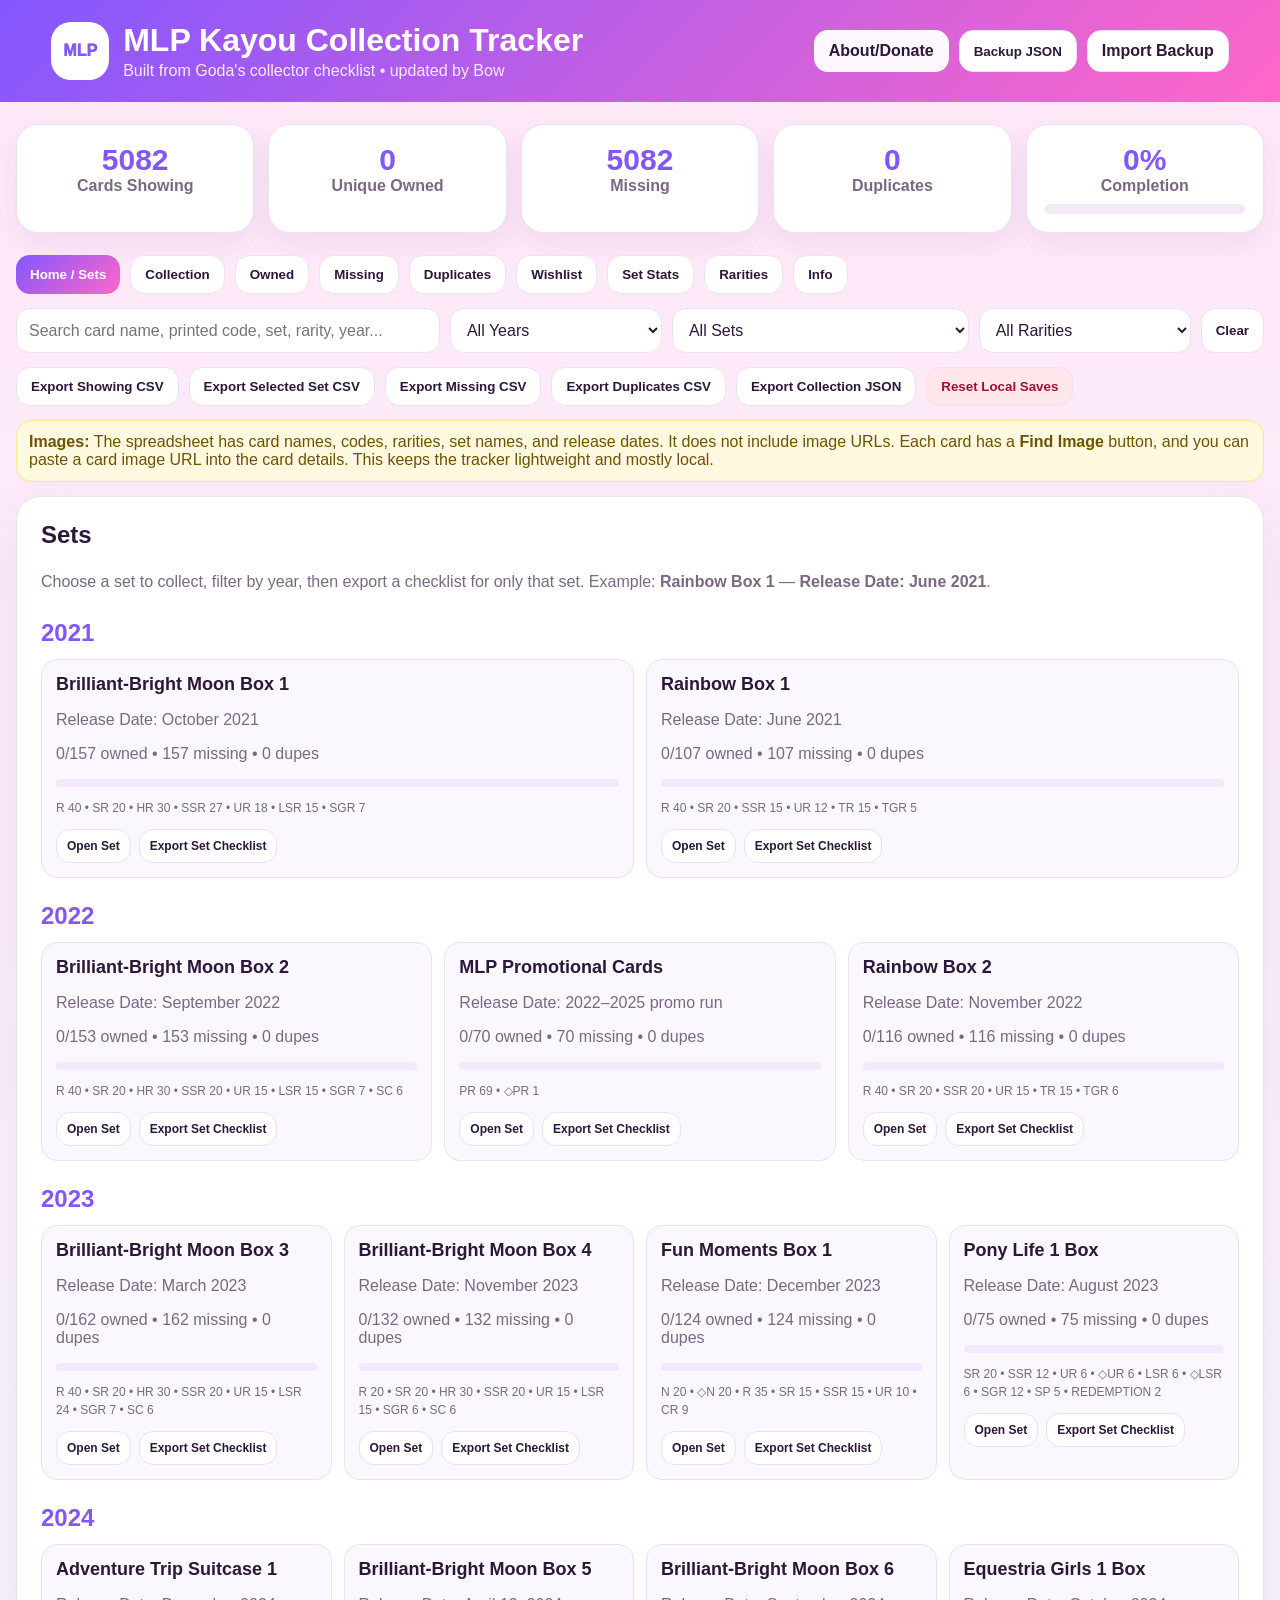
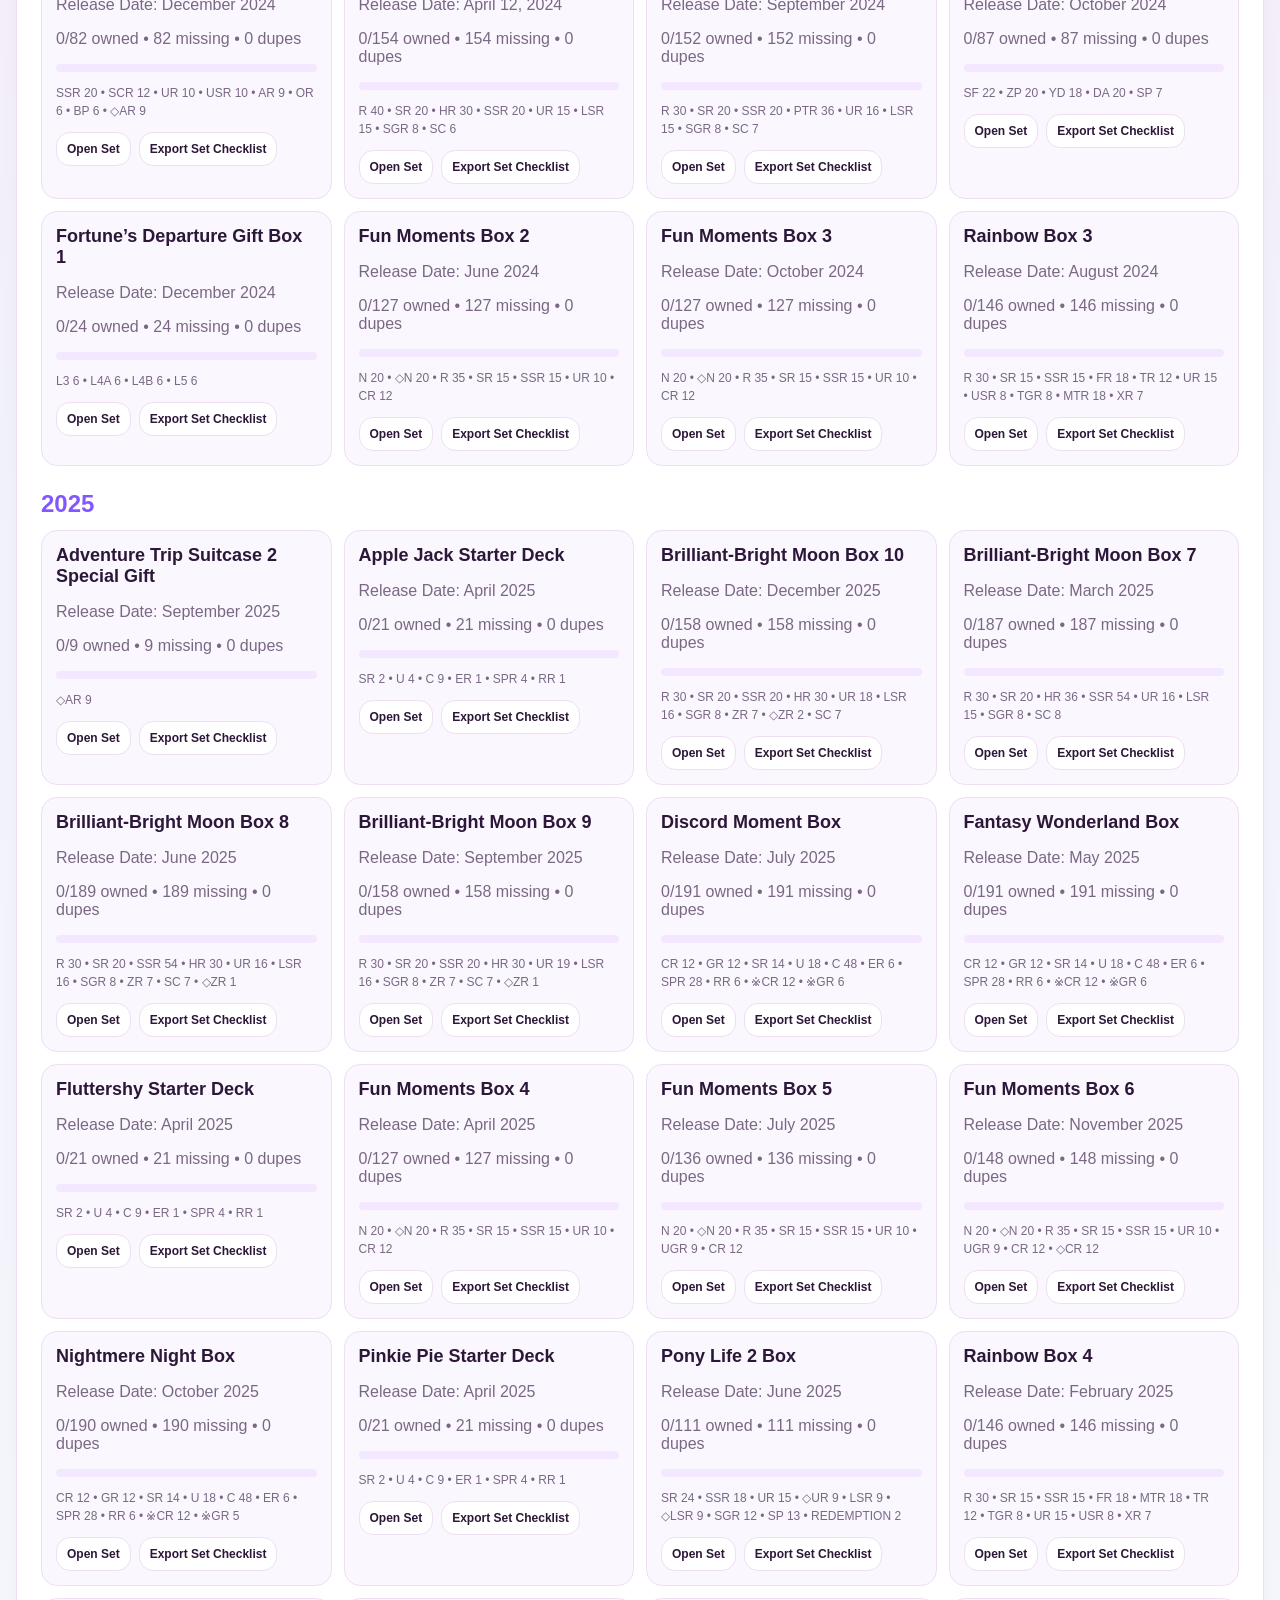
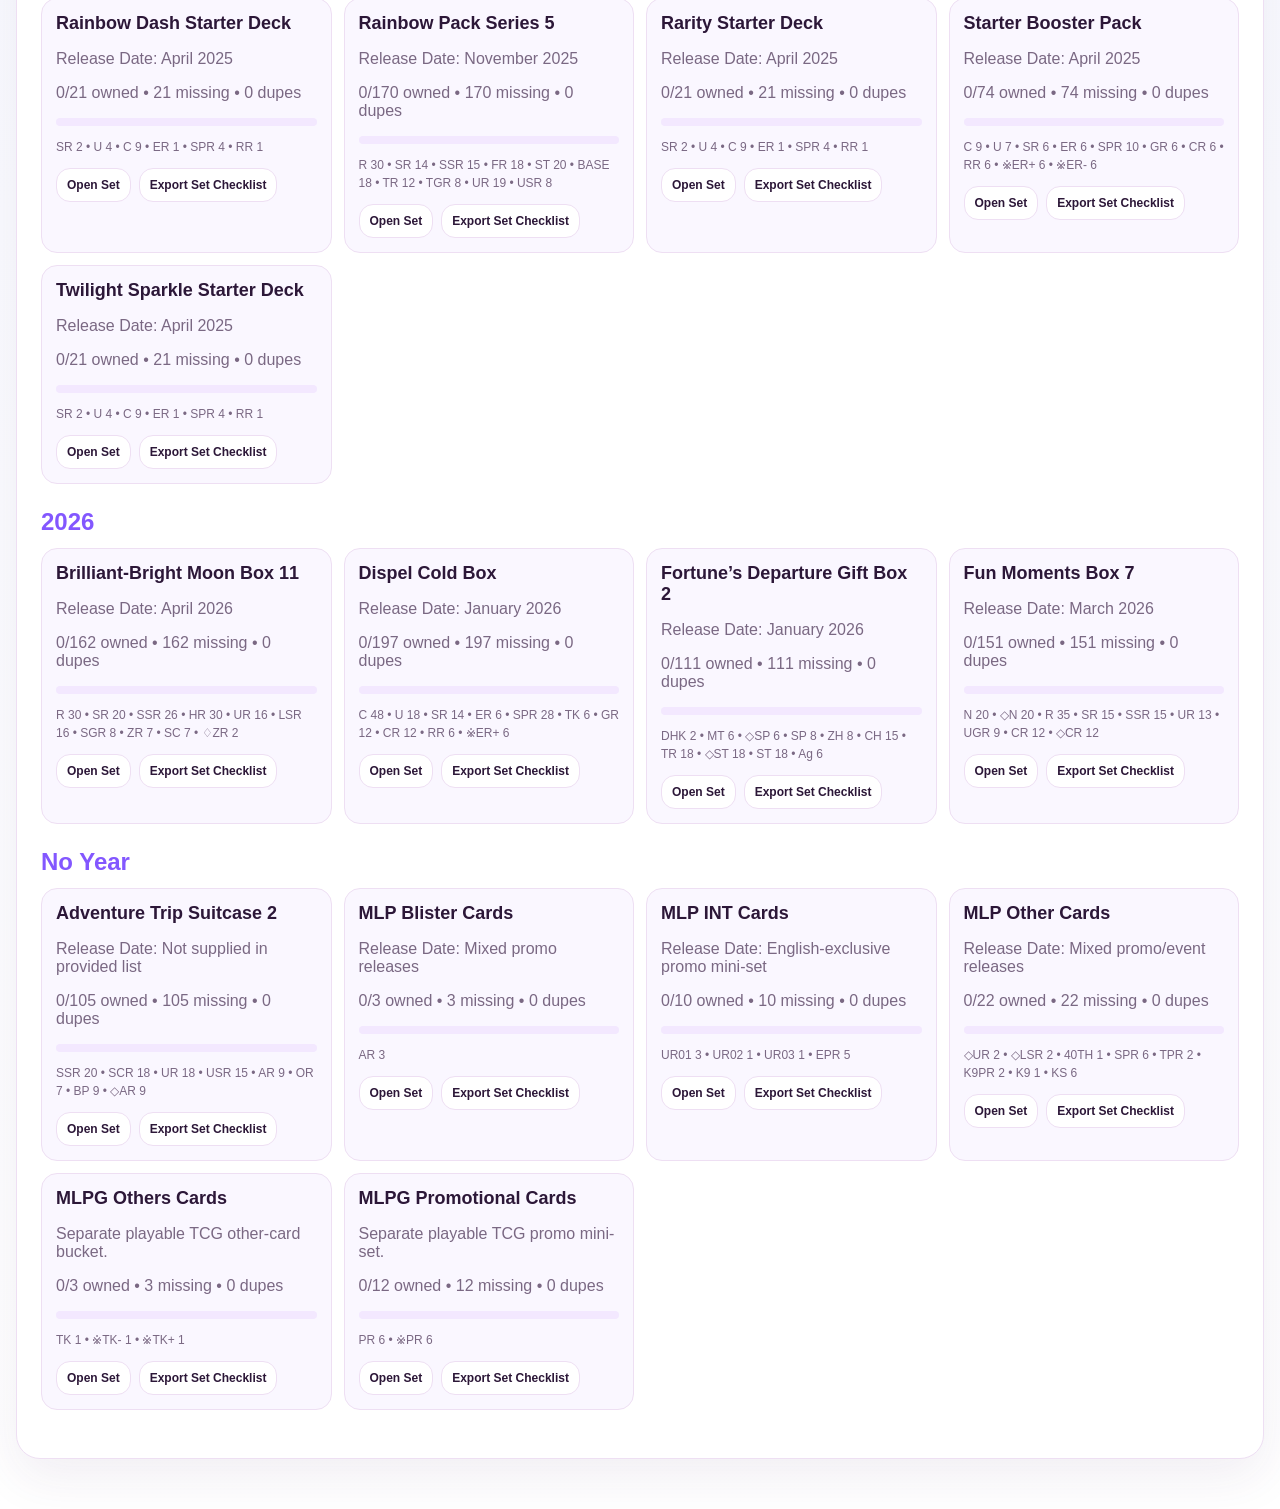
<file: index.html>
<!DOCTYPE html>
<html lang="en">
<head>
<meta charset="UTF-8">
<meta name="viewport" content="width=device-width,initial-scale=1">
<title>MLP Kayou Collection Tracker</title>
<link rel="stylesheet" href="style.css">

<!-- Google tag (gtag.js) -->
<script async src="https://www.googletagmanager.com/gtag/js?id=G-ELQSW0TEBE"></script>
<script>
  window.dataLayer = window.dataLayer || [];
  function gtag(){dataLayer.push(arguments);}
  gtag('js', new Date());

  gtag('config', 'G-ELQSW0TEBE');
</script>
</head>

<body>
<header class="app-header">
  <div class="brand">
    <div class="logo">MLP</div>
    <div>
      <h1>MLP Kayou Collection Tracker</h1>
      <p>Built from Goda's collector checklist • updated by Bow</p>
    </div>
  </div>

  <div class="header-actions">
    <a class="btn about-donate-btn" href="about.html">About/Donate</a>
    <button id="backupBtn">Backup JSON</button>
    <label class="btn">
      Import Backup
      <input id="importBackup" type="file" accept="application/json" hidden>
    </label>
  </div>
</header>

<section class="dashboard">
  <article><b id="statTotal">0</b><span>Cards Showing</span></article>
  <article><b id="statOwned">0</b><span>Unique Owned</span></article>
  <article><b id="statMissing">0</b><span>Missing</span></article>
  <article><b id="statDupes">0</b><span>Duplicates</span></article>
  <article class="wide">
    <b id="statPercent">0%</b>
    <span>Completion</span>
    <div class="bar"><i id="bar"></i></div>
  </article>
</section>

<nav class="tabs">
  <button data-view="home" class="active">Home / Sets</button>
  <button data-view="collection">Collection</button>
  <button data-view="owned">Owned</button>
  <button data-view="missing">Missing</button>
  <button data-view="dupes">Duplicates</button>
  <button data-view="wishlist">Wishlist</button>
  <button data-view="sets">Set Stats</button>
  <button data-view="rarities">Rarities</button>
  <button data-view="info">Info</button>
</nav>

<section class="filters">
  <input id="searchInput" placeholder="Search card name, printed code, set, rarity, year...">
  <select id="yearFilter"><option value="">All Years</option></select>
  <select id="setFilter"><option value="">All Sets</option></select>
  <select id="rarityFilter"><option value="">All Rarities</option></select>
  <button id="clearBtn">Clear</button>
</section>

<section class="tools">
  <button id="exportCsvBtn">Export Showing CSV</button>
  <button id="exportSetCsvBtn">Export Selected Set CSV</button>
  <button id="neededCsvBtn">Export Missing CSV</button>
  <button id="dupesCsvBtn">Export Duplicates CSV</button>
  <button id="exportJsonBtn">Export Collection JSON</button>
  <button id="resetBtn" class="danger">Reset Local Saves</button>
</section>

<section class="notice">
  <b>Images:</b> The spreadsheet has card names, codes, rarities, set names, and release dates. It does not include image URLs. Each card has a <b>Find Image</b> button, and you can paste a card image URL into the card details. This keeps the tracker lightweight and mostly local.
</section>

<main id="content"></main>

<dialog id="cardDialog">
  <button id="closeDialog" class="close">×</button>

  <div class="detail">
    <div class="imagePanel">
      <div id="bigImage" class="bigImage">No Image</div>
      <button id="findImageBtn" type="button">Find Image Online</button>
    </div>

    <form id="cardForm">
      <h2 id="detailTitle">Card</h2>
      <input id="editId" type="hidden">

      <div class="formGrid">
        <label>Card Name<input id="cardName"></label>
        <label>Printed Code<input id="cardNumber"></label>
        <label>Set<input id="setName"></label>
        <label>Sheet<input id="sheetName"></label>
        <label>Year<input id="year"></label>
        <label>Rarity<input id="rarity"></label>
        <label>Image URL<input id="image" placeholder="Paste card image URL here"></label>
        <label>Chinese Qty<input id="chineseQty" type="number" min="0"></label>
        <label>English Qty<input id="englishQty" type="number" min="0"></label>
        <label>Total Qty<input id="quantity" type="number" min="0"></label>
        <label>Duplicate Count<input id="duplicateCount" type="number" min="0"></label>
      </div>

      <div class="checks">
        <label><input id="owned" type="checkbox"> Owned</label>
        <label><input id="wishlist" type="checkbox"> Wishlist / Need Priority</label>
      </div>

      <label>Notes<textarea id="notes"></textarea></label>

      <div class="formBtns">
        <button type="submit" class="primary">Save</button>
        <button type="button" id="plusEnglishBtn">+1 English</button>
        <button type="button" id="plusChineseBtn">+1 Chinese</button>
        <button type="button" id="plusDupeBtn">+1 Duplicate</button>
        <button type="button" id="markNeedBtn">Mark Needed</button>
      </div>
    </form>
  </div>
</dialog>

<script src="data/cards.js"></script>
<script src="script.js"></script>
</body>
</html>
</file>
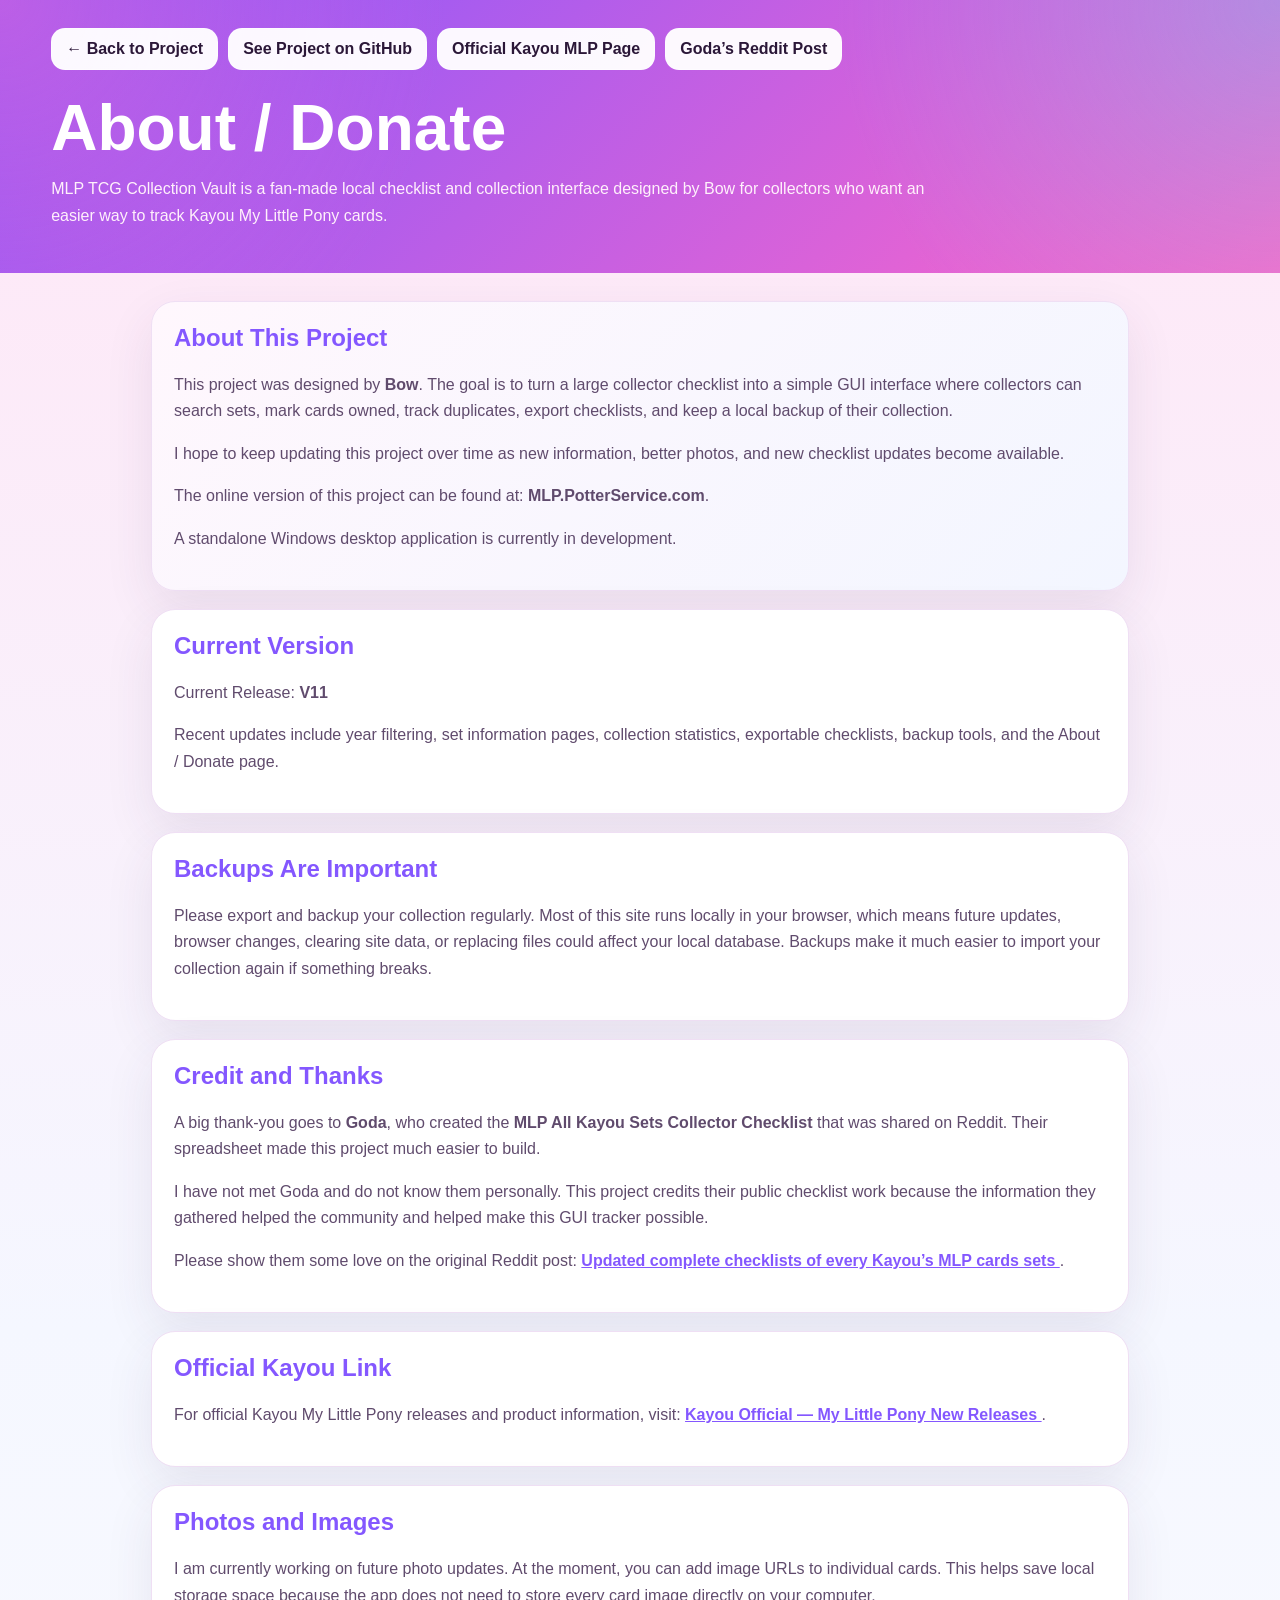
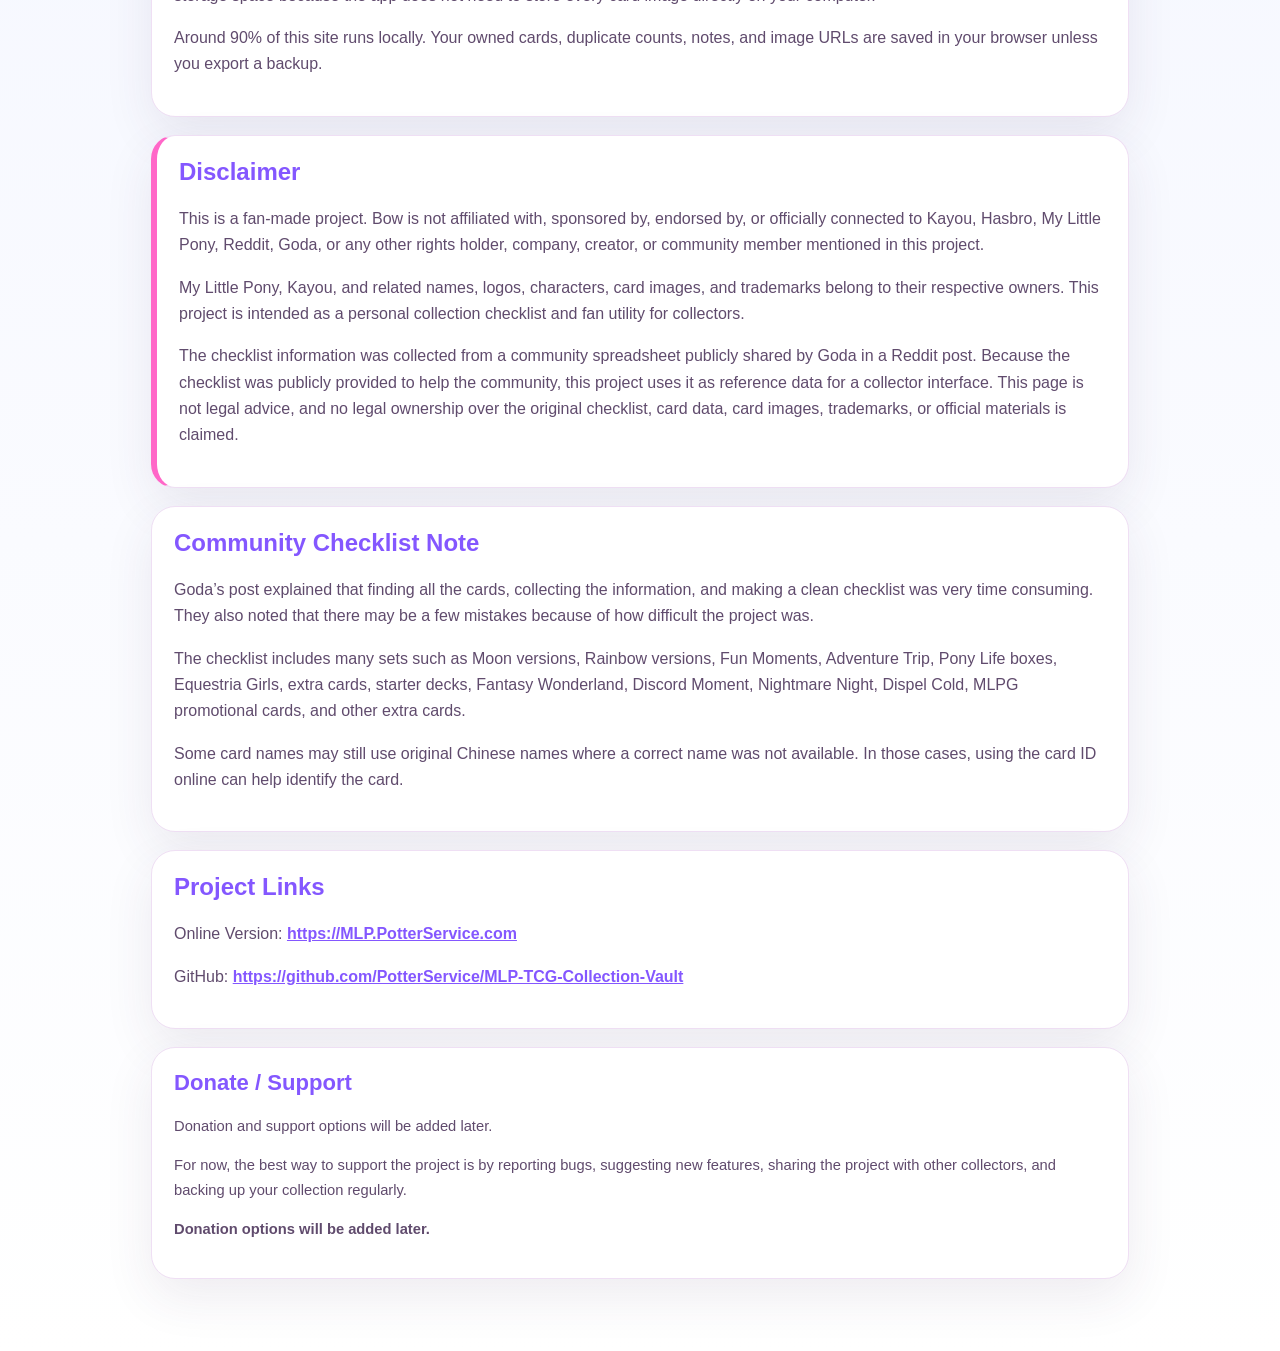
<file: about.html>
<!DOCTYPE html>
<html lang="en">
<head>
<meta charset="UTF-8">
<meta name="viewport" content="width=device-width,initial-scale=1.0">
<title>About / Donate | MLP TCG Collection Vault</title>
<link rel="stylesheet" href="style.css">
<!-- Google Analytics -->
<script async src="https://www.googletagmanager.com/gtag/js?id=G-ELQSW0TEBE"></script>
<script>
  window.dataLayer = window.dataLayer || [];

  function gtag() {
    dataLayer.push(arguments);
  }

  gtag('js', new Date());

  gtag('config', 'G-ELQSW0TEBE', {
    page_title: 'About Page',
    page_path: '/about.html'
  });

  function trackLink(eventName) {
    if (typeof gtag === 'function') {
      gtag('event', eventName);
    }
  }
</script>

</head>
<body class="about-page">
<header class="about-hero">
  <nav class="about-top-actions">
    <a href="index.html" onclick="trackLink('about_back_to_project')">← Back to Project</a>
    <a href="https://github.com/PotterService/MLP-TCG-Collection-Vault" target="_blank" rel="noopener" onclick="trackLink('github_click')">See Project on GitHub</a>
    <a href="https://www.kayouofficial.com/pages/us-new-releases-mlp" target="_blank" rel="noopener" onclick="trackLink('kayou_link_click')">Official Kayou MLP Page</a>
    <a href="https://www.reddit.com/r/mylittlepony/comments/1tmfljg/updated_complete_checklists_of_every_kayous_mlp/" target="_blank" rel="noopener" onclick="trackLink('goda_reddit_click')">Goda’s Reddit Post</a>
  </nav>
  <h1>About / Donate</h1>
  <p>MLP TCG Collection Vault is a fan-made local checklist and collection interface designed by Bow for collectors who want an easier way to track Kayou My Little Pony cards.</p>
</header>

<main class="about-main">
  <section class="about-card donate-box">
    <h2>About This Project</h2>
    <p>
      This project was designed by <strong>Bow</strong>. The goal is to turn a large collector checklist into a simple GUI interface where collectors can search sets, mark cards owned, track duplicates, export checklists, and keep a local backup of their collection.
    </p>
    <p>
      I hope to keep updating this project over time as new information, better photos, and new checklist updates become available.
    </p>
    <p>
      The online version of this project can be found at:
      <strong>MLP.PotterService.com</strong>.
    </p>
    <p>
      A standalone Windows desktop application is currently in development.
    </p>
  </section>

  <section class="about-card">
    <h2>Current Version</h2>
    <p>
      Current Release: <strong>V11</strong>
    </p>
    <p>
      Recent updates include year filtering, set information pages, collection statistics, exportable checklists, backup tools, and the About / Donate page.
    </p>
  </section>

  <section class="about-card">
    <h2>Backups Are Important</h2>
    <p>
      Please export and backup your collection regularly. Most of this site runs locally in your browser, which means future updates, browser changes, clearing site data, or replacing files could affect your local database. Backups make it much easier to import your collection again if something breaks.
    </p>
  </section>

  <section class="about-card">
    <h2>Credit and Thanks</h2>
    <p>
      A big thank-you goes to <strong>Goda</strong>, who created the <strong>MLP All Kayou Sets Collector Checklist</strong> that was shared on Reddit. Their spreadsheet made this project much easier to build.
    </p>
    <p>
      I have not met Goda and do not know them personally. This project credits their public checklist work because the information they gathered helped the community and helped make this GUI tracker possible.
    </p>
    <p>
      Please show them some love on the original Reddit post:
      <a href="https://www.reddit.com/r/mylittlepony/comments/1tmfljg/updated_complete_checklists_of_every_kayous_mlp/" target="_blank" rel="noopener" onclick="trackLink('goda_reddit_click_body')">
        Updated complete checklists of every Kayou’s MLP cards sets
      </a>.
    </p>
  </section>

  <section class="about-card">
    <h2>Official Kayou Link</h2>
    <p>
      For official Kayou My Little Pony releases and product information, visit:
      <a href="https://www.kayouofficial.com/pages/us-new-releases-mlp" target="_blank" rel="noopener" onclick="trackLink('kayou_link_click_body')">
        Kayou Official — My Little Pony New Releases
      </a>.
    </p>
  </section>

  <section class="about-card">
    <h2>Photos and Images</h2>
    <p>
      I am currently working on future photo updates. At the moment, you can add image URLs to individual cards. This helps save local storage space because the app does not need to store every card image directly on your computer.
    </p>
    <p>
      Around 90% of this site runs locally. Your owned cards, duplicate counts, notes, and image URLs are saved in your browser unless you export a backup.
    </p>
  </section>

  <section class="about-card about-warning">
    <h2>Disclaimer</h2>
    <p>
      This is a fan-made project. Bow is not affiliated with, sponsored by, endorsed by, or officially connected to Kayou, Hasbro, My Little Pony, Reddit, Goda, or any other rights holder, company, creator, or community member mentioned in this project.
    </p>
    <p>
      My Little Pony, Kayou, and related names, logos, characters, card images, and trademarks belong to their respective owners. This project is intended as a personal collection checklist and fan utility for collectors.
    </p>
    <p>
      The checklist information was collected from a community spreadsheet publicly shared by Goda in a Reddit post. Because the checklist was publicly provided to help the community, this project uses it as reference data for a collector interface. This page is not legal advice, and no legal ownership over the original checklist, card data, card images, trademarks, or official materials is claimed.
    </p>
  </section>

  <section class="about-card">
    <h2>Community Checklist Note</h2>
    <p>
      Goda’s post explained that finding all the cards, collecting the information, and making a clean checklist was very time consuming. They also noted that there may be a few mistakes because of how difficult the project was.
    </p>
    <p>
      The checklist includes many sets such as Moon versions, Rainbow versions, Fun Moments, Adventure Trip, Pony Life boxes, Equestria Girls, extra cards, starter decks, Fantasy Wonderland, Discord Moment, Nightmare Night, Dispel Cold, MLPG promotional cards, and other extra cards.
    </p>
    <p>
      Some card names may still use original Chinese names where a correct name was not available. In those cases, using the card ID online can help identify the card.
    </p>
  </section>

  <section class="about-card">
    <h2>Project Links</h2>
    <p>
      Online Version:
      <a href="https://MLP.PotterService.com" target="_blank" rel="noopener" onclick="trackLink('online_version_click')">https://MLP.PotterService.com</a>
    </p>
    <p>
      GitHub:
      <a href="https://github.com/PotterService/MLP-TCG-Collection-Vault" target="_blank" rel="noopener" onclick="trackLink('github_click_project_links')">https://github.com/PotterService/MLP-TCG-Collection-Vault</a>
    </p>
  </section>

  <section class="about-card about-small">
    <h2>Donate / Support</h2>
    <p>
      Donation and support options will be added later.
    </p>
    <p>
      For now, the best way to support the project is by reporting bugs, suggesting new features, sharing the project with other collectors, and backing up your collection regularly.
    </p>
    <p>
      <strong>Donation options will be added later.</strong>
    </p>
  </section>
</main>
</body>
</html>
</file>
<file: style.css>
:root{
  --bg:#fff7fd; --panel:#fff; --ink:#2c1738; --muted:#7a6883; --line:#eedff3;
  --pink:#ff67c8; --purple:#8357ff; --blue:#40c8ff; --green:#18b77b; --gold:#ffd166; --red:#ff5574;
}
*{box-sizing:border-box}
body{margin:0;font-family:Segoe UI,Arial,sans-serif;background:linear-gradient(180deg,#ffe7f8,#f5f7ff 45%,#fff);color:var(--ink)}
button,.btn{border:1px solid var(--line);border-radius:14px;background:white;color:var(--ink);font-weight:800;padding:11px 14px;cursor:pointer}
button:hover,.btn:hover{filter:brightness(.98)}
.primary,.tabs button.active{background:linear-gradient(135deg,var(--purple),var(--pink));color:white;border:0}
.danger{background:#ffe7ec;color:#9d1230}
.app-header{padding:22px clamp(16px,4vw,54px);display:flex;justify-content:space-between;gap:16px;align-items:center;background:linear-gradient(135deg,#8457ff,#ff67c8);color:white}
.brand{display:flex;gap:14px;align-items:center}.logo{width:58px;height:58px;border-radius:20px;background:white;color:#8457ff;display:grid;place-items:center;font-weight:1000}.brand h1{margin:0}.brand p{margin:3px 0 0;color:#ffe8fa}.header-actions{display:flex;gap:10px;flex-wrap:wrap}
.dashboard{max-width:1280px;margin:22px auto;display:grid;grid-template-columns:repeat(5,1fr);gap:14px;padding:0 16px}.dashboard article{background:white;border:1px solid var(--line);border-radius:22px;padding:18px;text-align:center;box-shadow:0 12px 30px rgba(80,40,100,.08)}.dashboard b{font-size:30px;color:var(--purple);display:block}.dashboard span{color:var(--muted);font-weight:800}.bar{height:10px;background:#f2e8f6;border-radius:999px;margin-top:9px;overflow:hidden}.bar i{display:block;height:100%;background:linear-gradient(90deg,var(--purple),var(--pink));width:0}
.tabs,.filters,.tools{max-width:1280px;margin:0 auto 14px;padding:0 16px;display:flex;gap:10px;flex-wrap:wrap}.filters{display:grid;grid-template-columns:2fr 1fr 1fr auto}
input,select,textarea{border:1px solid var(--line);border-radius:14px;padding:12px;font:inherit;width:100%;background:white;color:var(--ink)}textarea{min-height:100px}
.notice{max-width:1248px;margin:0 auto 14px;background:#fff9df;border:1px solid #ffe495;border-radius:16px;padding:12px;color:#6d5200}
#content{max-width:1280px;margin:0 auto;padding:0 16px 50px}.grid{display:grid;grid-template-columns:repeat(auto-fill,minmax(190px,1fr));gap:14px}.card{background:white;border:1px solid var(--line);border-radius:20px;overflow:hidden;box-shadow:0 12px 30px rgba(80,40,100,.08);cursor:pointer}.card.owned{border-color:rgba(24,183,123,.58)}.thumb{height:250px;background:linear-gradient(135deg,#f9e7ff,#e9f8ff);display:grid;place-items:center;overflow:hidden}.thumb img{width:100%;height:100%;object-fit:contain}.fallback{text-align:center;color:#b38bc1;font-weight:1000;padding:10px}.body{padding:12px}.body h3{font-size:15px;margin:0 0 6px}.meta{font-size:12px;color:var(--muted);line-height:1.35}.chips{display:flex;gap:5px;flex-wrap:wrap;margin-top:8px}.chip{border-radius:999px;padding:4px 7px;background:#f5eaff;color:#6f4380;font-size:11px;font-weight:900}.chip.owned{background:#dfffee;color:#08784f}.chip.need{background:#fff2d6;color:#7a5600}.chip.dupe{background:#e6f7ff;color:#006580}
.listPanel,.guidePanel{background:white;border:1px solid var(--line);border-radius:22px;padding:20px;box-shadow:0 12px 30px rgba(80,40,100,.08)}.setList{display:grid;grid-template-columns:repeat(auto-fit,minmax(250px,1fr));gap:12px}.setCard{border:1px solid var(--line);border-radius:16px;background:#faf7ff;padding:14px}.setCard b{font-size:18px}.setCard p{color:var(--muted)}
dialog{border:0;border-radius:28px;padding:0;width:min(980px,95vw);box-shadow:0 40px 120px rgba(0,0,0,.35)}dialog::backdrop{background:rgba(40,10,55,.65)}.close{position:absolute;right:14px;top:14px;border-radius:50%;width:42px;height:42px;background:#291738;color:white;font-size:28px;z-index:2}.detail{display:grid;grid-template-columns:330px 1fr;background:white}.imagePanel{background:#f7eaff;padding:18px}.bigImage{min-height:460px;display:grid;place-items:center;color:#b38bc1;font-weight:1000}.bigImage img{max-width:100%;max-height:520px;object-fit:contain}form{padding:26px;display:grid;gap:10px;max-height:84vh;overflow:auto}form h2{margin:0}.formGrid{display:grid;grid-template-columns:1fr 1fr;gap:10px}.checks,.formBtns{display:flex;gap:8px;flex-wrap:wrap}.checks label{background:#faf7ff;border:1px solid var(--line);border-radius:12px;padding:9px}
@media(max-width:900px){.dashboard{grid-template-columns:1fr 1fr}.filters{grid-template-columns:1fr}.detail{grid-template-columns:1fr}.bigImage{min-height:280px}.app-header{display:grid}.formGrid{grid-template-columns:1fr}}

.homePanel,.infoPanel{background:white;border:1px solid var(--line);border-radius:24px;padding:24px;box-shadow:0 18px 50px rgba(80,40,100,.08)}
.homePanel h2,.infoPanel h2{margin-top:0}.homeIntro{color:var(--muted);line-height:1.6}.yearGroup{margin:24px 0}.yearGroup h3{font-size:24px;margin:0 0 12px;color:var(--purple)}
.homeSet{position:relative}.small{height:8px;margin:8px 0;background:#f3e8ff}.rarityLine{font-size:12px;color:var(--muted);line-height:1.5}.setActions{display:flex;gap:8px;flex-wrap:wrap;margin-top:10px}.setActions button{padding:9px 10px;font-size:12px}
.infoPanel p{line-height:1.75;color:var(--muted);font-size:16px}.infoPanel a{color:var(--purple);font-weight:800;word-break:break-word}
.filters{grid-template-columns:2fr 1fr 1.4fr 1fr auto!important}
@media(max-width:850px){.filters{grid-template-columns:1fr!important}}


/* About / Donate additions */
.about-donate-btn,
.headerBtns .about-donate-btn,
.header-actions .about-donate-btn,
.top-actions .about-donate-btn,
.floating-top-actions .about-donate-btn {
  display: inline-flex;
  align-items: center;
  justify-content: center;
  text-decoration: none;
  border: 1px solid rgba(255,255,255,.45);
  border-radius: 14px;
  padding: 11px 14px;
  background: rgba(255,255,255,.95);
  color: #2b1738;
  font-weight: 900;
  cursor: pointer;
}
.floating-top-actions {
  position: sticky;
  top: 0;
  z-index: 20;
  padding: 10px;
  background: linear-gradient(135deg,#8457ff,#ff67c8);
}
.about-page {
  margin: 0;
  font-family: Segoe UI, Arial, sans-serif;
  background: linear-gradient(180deg,#ffe6f6,#f5f7ff 45%,#fff);
  color: #2b1738;
}
.about-hero {
  padding: 28px clamp(18px,4vw,64px);
  background: radial-gradient(circle at top left,rgba(255,105,201,.45),transparent 34%),
              radial-gradient(circle at top right,rgba(81,213,255,.35),transparent 34%),
              linear-gradient(135deg,#8457ff,#ff67c8);
  color: white;
}
.about-hero h1 {
  margin: 0;
  font-size: clamp(2.2rem,5vw,4.6rem);
  line-height: .95;
}
.about-hero p {
  max-width: 900px;
  color: #fff0fb;
  line-height: 1.7;
}
.about-top-actions {
  display: flex;
  gap: 10px;
  flex-wrap: wrap;
  margin-bottom: 28px;
}
.about-top-actions a {
  border: 1px solid rgba(255,255,255,.42);
  background: rgba(255,255,255,.96);
  color: #2b1738;
  border-radius: 14px;
  padding: 11px 14px;
  text-decoration: none;
  font-weight: 900;
}
.about-main {
  max-width: 1050px;
  margin: 0 auto;
  padding: 28px clamp(16px,4vw,36px) 54px;
}
.about-card {
  background: white;
  border: 1px solid #efdff4;
  border-radius: 24px;
  padding: 22px;
  margin: 0 0 18px;
  box-shadow: 0 18px 50px rgba(72,42,92,.09);
}
.about-card h2 {
  margin-top: 0;
  color: #8457ff;
}
.about-card p,
.about-card li {
  color: #604b6d;
  line-height: 1.65;
}
.about-card a {
  color: #8457ff;
  font-weight: 900;
}
.about-warning {
  border-left: 6px solid #ff67c8;
}
.about-small {
  font-size: .92rem;
}
.donate-box {
  background: linear-gradient(135deg,#fff7fd,#f3f6ff);
}
</file>
